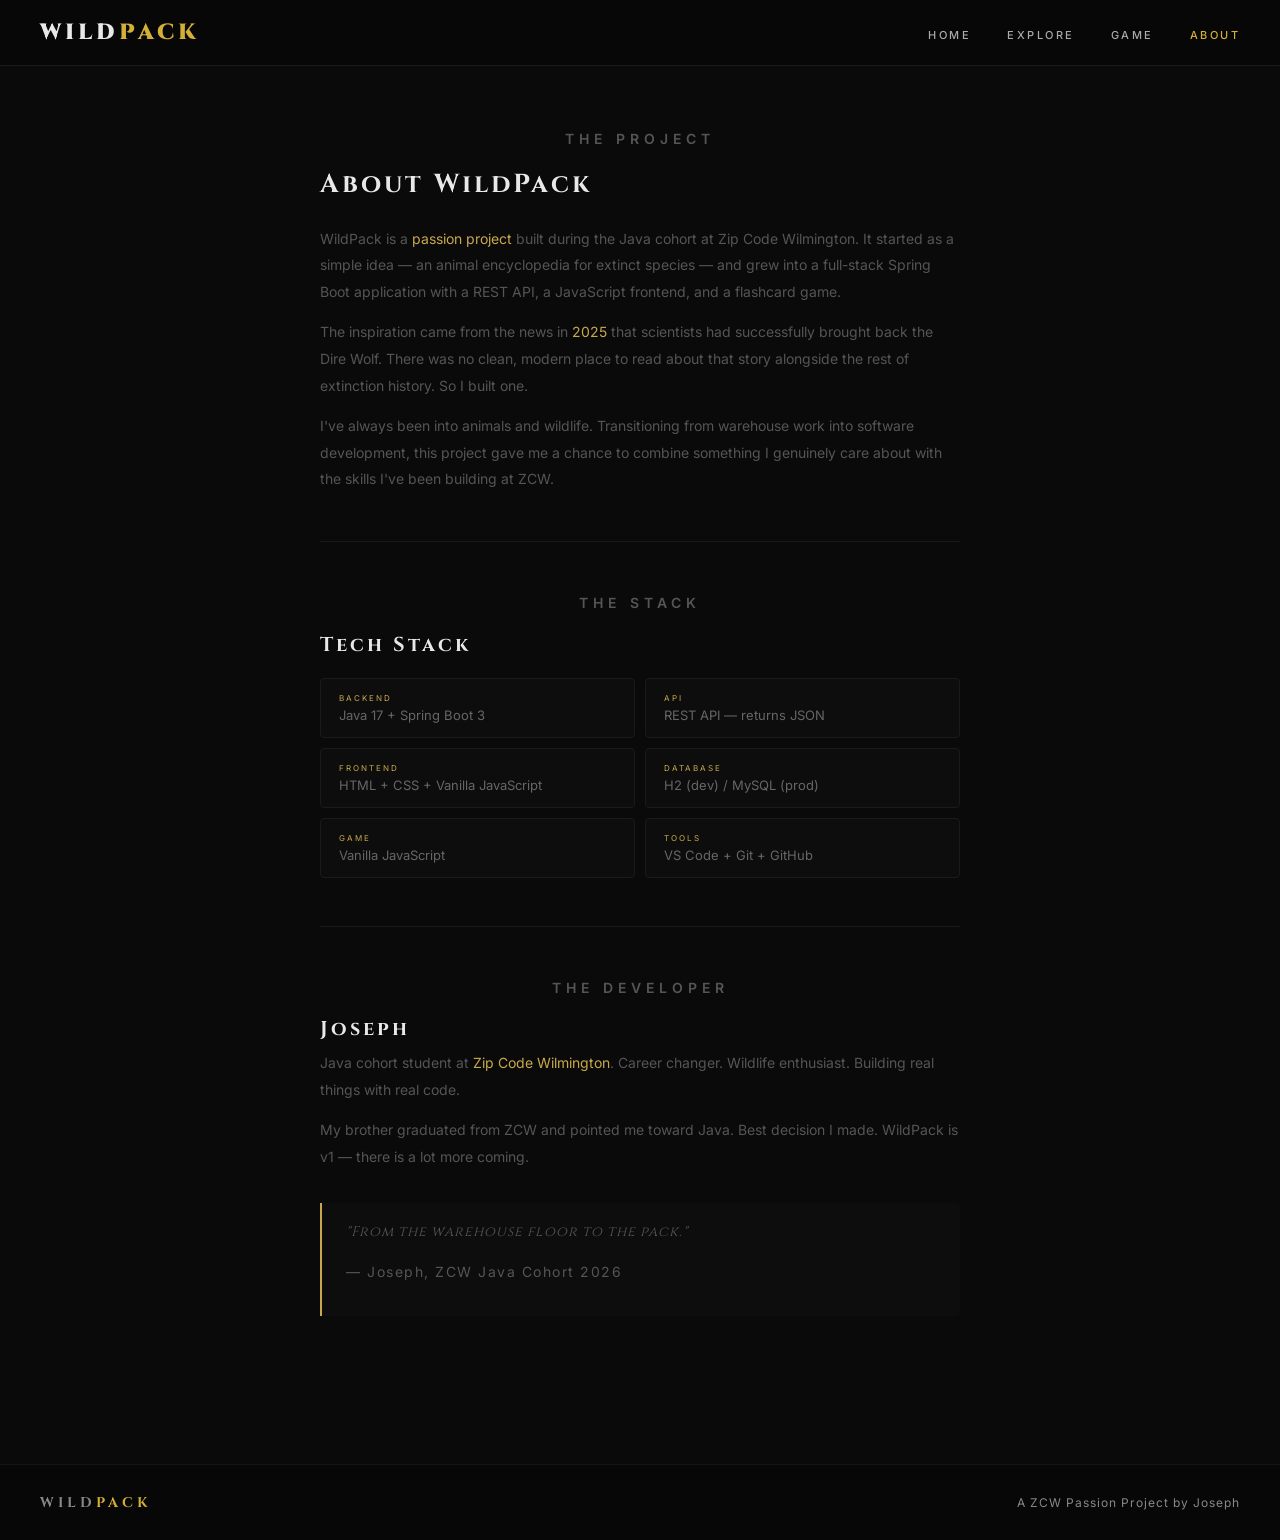
<file: target/classes/static/about.html>
<!DOCTYPE html>
<html lang="en">
<head>
  <meta charset="UTF-8" />
  <meta name="viewport" content="width=device-width, initial-scale=1.0"/>
  <title>WildPack | About</title>
  <link href="https://fonts.googleapis.com/css2?family=Cinzel:wght@400;700;900&family=Inter:wght@300;400;500&display=swap" rel="stylesheet" />
  <link rel="stylesheet" href="style.css" />
  <style>
    .about-container {
      max-width: 720px;
      margin: 0 auto;
      padding: 60px 40px 100px;
    }

    .about-section {
      margin-bottom: 48px;
    }

    .about-section p {
      font-size: 14px;
      color: #555;
      line-height: 1.9;
      margin-bottom: 14px;
    }

    .about-section p span {
      color: #c9a84c;
    }

    .divider {
      height: 1px;
      background: #1a1a1a;
      margin-bottom: 48px;
    }

    .tech-grid {
      display: grid;
      grid-template-columns: 1fr 1fr;
      gap: 10px;
      margin-top: 20px;
    }

    .tech-item {
      background: #0d0d0d;
      border: 1px solid #1a1a1a;
      border-radius: 4px;
      padding: 14px 18px;
      display: flex;
      flex-direction: column;
      gap: 4px;
    }

    .tech-label {
      font-size: 8px;
      letter-spacing: 2px;
      text-transform: uppercase;
      color: #c9a84c;
    }

    .tech-value {
      font-size: 13px;
      color: #666;
    }

    .quote-box {
      border-left: 2px solid #c9a84c;
      padding: 16px 24px;
      background: #0d0d0d;
      border-radius: 0 4px 4px 0;
      margin-top: 32px;
    }

    .quote-text {
      font-family: 'Cinzel', serif;
      font-size: 16px;
      color: #888;
      font-style: italic;
      letter-spacing: 1px;
    }

    .quote-author {
      font-size: 11px;
      color: #333;
      margin-top: 8px;
      letter-spacing: 1.5px;
    }
  </style>
</head>
<body>

  <nav class="navbar">
    <div class="logo">WILD<span>PACK</span></div>
    <ul class="nav-links">
      <li><a href="index.html">Home</a></li>
      <li><a href="animals.html">Explore</a></li>
      <li><a href="game.html">Game</a></li>
      <li><a href="about.html" class="active">About</a></li>
    </ul>
  </nav>

  <div class="about-container">

    <div class="about-section">
      <p class="section-label">The Project</p>
      <h1 class="section-title" style="text-align:left;margin-bottom:24px;">About WildPack</h1>

      <p>
        WildPack is a <span>passion project</span> built during the Java cohort at
        Zip Code Wilmington. It started as a simple idea — an animal encyclopedia
        for extinct species — and grew into a full-stack Spring Boot application
        with a REST API, a JavaScript frontend, and a flashcard game.
      </p>

      <p>
        The inspiration came from the news in <span>2025</span> that scientists
        had successfully brought back the Dire Wolf. There was no clean, modern
        place to read about that story alongside the rest of extinction history.
        So I built one.
      </p>

      <p>
        I've always been into animals and wildlife. Transitioning from warehouse
        work into software development, this project gave me a chance to combine
        something I genuinely care about with the skills I've been building at ZCW.
      </p>
    </div>

    <div class="divider"></div>

    <div class="about-section">
      <p class="section-label">The Stack</p>
      <h2 class="section-title" style="text-align:left;font-size:20px;margin-bottom:8px;">Tech Stack</h2>

      <div class="tech-grid">
        <div class="tech-item">
          <span class="tech-label">Backend</span>
          <span class="tech-value">Java 17 + Spring Boot 3</span>
        </div>
        <div class="tech-item">
          <span class="tech-label">API</span>
          <span class="tech-value">REST API — returns JSON</span>
        </div>
        <div class="tech-item">
          <span class="tech-label">Frontend</span>
          <span class="tech-value">HTML + CSS + Vanilla JavaScript</span>
        </div>
        <div class="tech-item">
          <span class="tech-label">Database</span>
          <span class="tech-value">H2 (dev) / MySQL (prod)</span>
        </div>
        <div class="tech-item">
          <span class="tech-label">Game</span>
          <span class="tech-value">Vanilla JavaScript</span>
        </div>
        <div class="tech-item">
          <span class="tech-label">Tools</span>
          <span class="tech-value">VS Code + Git + GitHub</span>
        </div>
      </div>
    </div>

    <div class="divider"></div>

    <div class="about-section">
      <p class="section-label">The Developer</p>
      <h2 class="section-title" style="text-align:left;font-size:20px;margin-bottom:8px;">Joseph</h2>
      <p>
        Java cohort student at <span>Zip Code Wilmington</span>. Career changer.
        Wildlife enthusiast. Building real things with real code.
      </p>
      <p>
        My brother graduated from ZCW and pointed me toward Java. Best decision I made.
        WildPack is v1 — there is a lot more coming.
      </p>

      <div class="quote-box">
        <p class="quote-text">"From the warehouse floor to the pack."</p>
        <p class="quote-author">— Joseph, ZCW Java Cohort 2026</p>
      </div>
    </div>

  </div>

  <footer class="footer">
    <div class="footer-logo">WILD<span>PACK</span></div>
    <p>A ZCW Passion Project by Joseph</p>
  </footer>

</body>
</html>
</file>
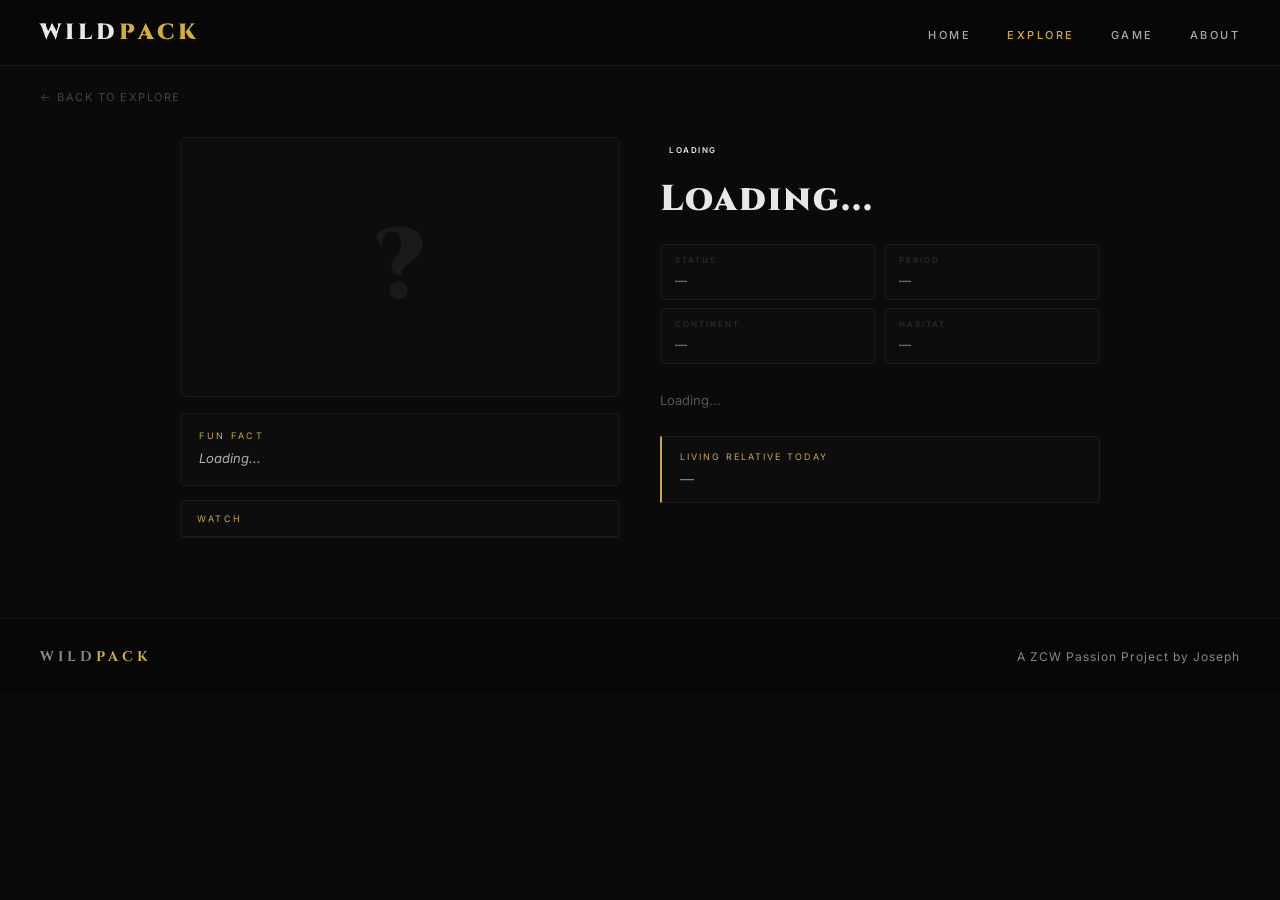
<file: target/classes/static/detail.html>
<!DOCTYPE html>
<html lang="en">
<head>
  <meta charset="UTF-8" />
  <meta name="viewport" content="width=device-width, initial-scale=1.0"/>
  <title>WildPack | Animal Detail</title>
  <link href="https://fonts.googleapis.com/css2?family=Cinzel:wght@400;700;900&family=Inter:wght@300;400;500&display=swap" rel="stylesheet" />
  <link rel="stylesheet" href="style.css" />
  <style>
    .back-link {
      display: inline-block;
      padding: 24px 40px 0;
      font-size: 11px;
      color: #444;
      text-decoration: none;
      letter-spacing: 1.5px;
      text-transform: uppercase;
      transition: color 0.2s;
    }
    .back-link:hover { color: #c9a84c; }

    .detail-container {
      max-width: 1000px;
      margin: 0 auto;
      padding: 32px 40px 80px;
      display: grid;
      grid-template-columns: 1fr 1fr;
      gap: 40px;
    }

    .animal-image {
      width: 100%;
      height: 260px;
      background: #0d0d0d;
      border: 1px solid #1a1a1a;
      border-radius: 6px;
      display: flex;
      align-items: center;
      justify-content: center;
      margin-bottom: 16px;
      overflow: hidden;
    }

    .animal-initial {
      font-family: 'Cinzel', serif;
      font-size: 100px;
      font-weight: 900;
      color: #1a1a1a;
    }

    .fun-fact-box {
      background: #0d0d0d;
      border: 1px solid #1a1a1a;
      border-radius: 4px;
      padding: 16px 18px;
      margin-bottom: 14px;
    }

    .box-label {
      font-size: 9px;
      letter-spacing: 2.5px;
      text-transform: uppercase;
      color: #c9a84c;
      margin-bottom: 8px;
      display: block;
    }

    .box-text {
      font-size: 13px;
      color: #666;
      line-height: 1.7;
      font-style: italic;
    }

    .video-box {
      background: #0d0d0d;
      border: 1px solid #1a1a1a;
      border-radius: 4px;
      overflow: hidden;
    }

    .video-label {
      padding: 12px 16px;
      font-size: 9px;
      letter-spacing: 2.5px;
      text-transform: uppercase;
      color: #c9a84c;
      border-bottom: 1px solid #1a1a1a;
    }

    .video-placeholder {
      height: 160px;
      display: flex;
      align-items: center;
      justify-content: center;
      gap: 10px;
      color: #333;
      font-size: 12px;
    }

    .play-btn {
      width: 36px;
      height: 36px;
      border-radius: 50%;
      border: 1px solid #c9a84c;
      display: flex;
      align-items: center;
      justify-content: center;
    }

    .play-triangle {
      width: 0;
      height: 0;
      border-top: 7px solid transparent;
      border-bottom: 7px solid transparent;
      border-left: 12px solid #c9a84c;
      margin-left: 3px;
    }

    .animal-name {
      font-family: 'Cinzel', serif;
      font-size: 36px;
      font-weight: 900;
      color: #e8e8e8;
      margin-bottom: 6px;
      letter-spacing: 2px;
      line-height: 1.1;
    }

    .animal-sci {
      font-size: 14px;
      color: #444;
      font-style: italic;
      margin-bottom: 24px;
    }

    .stats-grid {
      display: grid;
      grid-template-columns: 1fr 1fr;
      gap: 8px;
      margin-bottom: 24px;
    }

    .stat-box {
      background: #0d0d0d;
      border: 1px solid #1a1a1a;
      border-radius: 4px;
      padding: 10px 14px;
    }

    .stat-box-label {
      font-size: 8px;
      letter-spacing: 2px;
      text-transform: uppercase;
      color: #333;
      margin-bottom: 4px;
      display: block;
    }

    .stat-box-value {
      font-size: 12px;
      color: #888;
    }

    .description {
      font-size: 13px;
      color: #555;
      line-height: 1.9;
      margin-bottom: 24px;
    }

    .relative-box {
      background: #0d0d0d;
      border: 1px solid #1e1e1e;
      border-left: 2px solid #c9a84c;
      border-radius: 0 4px 4px 0;
      padding: 14px 18px;
    }

    .relative-label {
      font-size: 9px;
      letter-spacing: 2px;
      text-transform: uppercase;
      color: #c9a84c;
      margin-bottom: 6px;
      display: block;
    }

    .relative-value {
      font-size: 14px;
      color: #888;
    }
  </style>
</head>
<body>

  <nav class="navbar">
    <div class="logo">WILD<span>PACK</span></div>
    <ul class="nav-links">
      <li><a href="index.html">Home</a></li>
      <li><a href="animals.html" class="active">Explore</a></li>
      <li><a href="game.html">Game</a></li>
      <li><a href="about.html">About</a></li>
    </ul>
  </nav>

  <a class="back-link" href="animals.html">&#8592; Back to Explore</a>

  <div class="detail-container">

    <div class="detail-left">
      <div class="animal-image" id="animalImageBox">
        <div class="animal-initial" id="animalInitial">?</div>
      </div>

      <div class="fun-fact-box">
        <span class="box-label">Fun Fact</span>
        <p class="box-text" id="funFact">Loading...</p>
      </div>

      <div class="video-box">
        <div class="video-label">Watch</div>
        <div id="videoContainer"></div>
      </div>
    </div>

    <div class="detail-right">
      <div style="margin-bottom:12px;">
        <span class="badge" id="statusBadge">Loading</span>
      </div>

      <h1 class="animal-name" id="animalName">Loading...</h1>
      <p class="animal-sci" id="animalSci"></p>

      <div class="stats-grid">
        <div class="stat-box">
          <span class="stat-box-label">Status</span>
          <span class="stat-box-value" id="statStatus">—</span>
        </div>
        <div class="stat-box">
          <span class="stat-box-label">Period</span>
          <span class="stat-box-value" id="statPeriod">—</span>
        </div>
        <div class="stat-box">
          <span class="stat-box-label">Continent</span>
          <span class="stat-box-value" id="statContinent">—</span>
        </div>
        <div class="stat-box">
          <span class="stat-box-label">Habitat</span>
          <span class="stat-box-value" id="statHabitat">—</span>
        </div>
      </div>

      <p class="description" id="description">Loading...</p>

      <div class="relative-box">
        <span class="relative-label">Living Relative Today</span>
        <span class="relative-value" id="livingRelative">—</span>
      </div>
    </div>

  </div>

  <footer class="footer">
    <div class="footer-logo">WILD<span>PACK</span></div>
    <p>A ZCW Passion Project by Joseph</p>
  </footer>

  <script>
    const params = new URLSearchParams(window.location.search);
    const id = params.get('id');

    if (id) {
      fetch(`/api/animals/${id}`)
        .then(res => res.json())
        .then(animal => {
          document.title = `WildPack | ${animal.name}`;

          // image
          if (animal.imageUrl) {
            const img = document.createElement('img');
            img.src = animal.imageUrl;
            img.alt = animal.name;
            img.style.cssText = 'width:100%;height:100%;object-fit:cover;';
            document.getElementById('animalInitial').replaceWith(img);
          } else {
            document.getElementById('animalInitial').textContent = animal.name.charAt(0);
          }

          // text fields
          document.getElementById('animalName').textContent = animal.name;
          document.getElementById('animalSci').textContent = animal.scientificName;
          document.getElementById('funFact').textContent = animal.funFact;
          document.getElementById('description').textContent = animal.description;
          document.getElementById('livingRelative').textContent = animal.livingRelative;
          document.getElementById('statStatus').textContent = animal.status.replace('_', '-');
          document.getElementById('statPeriod').textContent = animal.period;
          document.getElementById('statContinent').textContent = animal.continent;
          document.getElementById('statHabitat').textContent = animal.habitat;

          // badge
          const badge = document.getElementById('statusBadge');
          badge.textContent = animal.status.replace('_', '-');
          badge.className = `badge badge-${animal.status.toLowerCase()}`;

          // videos
          const videoContainer = document.getElementById('videoContainer');
          let videoHTML = '';

          if (animal.youtubeId) {
            videoHTML += `
              <iframe
                width="100%"
                height="200"
                src="https://www.youtube.com/embed/${animal.youtubeId}"
                frameborder="0"
                allow="accelerometer; autoplay; clipboard-write; encrypted-media; gyroscope; picture-in-picture"
                allowfullscreen
                style="display:block;margin-bottom:8px;">
              </iframe>
            `;
          }

          if (animal.youtubeId2) {
            videoHTML += `
              <iframe
                width="100%"
                height="200"
                src="https://www.youtube.com/embed/${animal.youtubeId2}"
                frameborder="0"
                allow="accelerometer; autoplay; clipboard-write; encrypted-media; gyroscope; picture-in-picture"
                allowfullscreen
                style="display:block;">
              </iframe>
            `;
          }

          if (!videoHTML) {
            videoHTML = `
              <div class="video-placeholder">
                <div class="play-btn">
                  <div class="play-triangle"></div>
                </div>
                <span>Documentary video coming soon</span>
              </div>
            `;
          }

          videoContainer.innerHTML = videoHTML;
        });
    }
  </script>

</body>
</html>
</file>
<file: target/classes/static/style.css>
* { margin: 0; padding: 0; box-sizing: border-box; }

body {
  background: #0a0a0a;
  color: #e8e8e8;
  font-family: 'Inter', Arial, sans-serif;
}

/* NAV */
.navbar {
  display: flex;
  justify-content: space-between;
  align-items: center;
  padding: 18px 40px;
  background: #070707;
  border-bottom: 1px solid #1a1a1a;
  position: sticky;
  top: 0;
  z-index: 100;
}

.logo {
  font-family: 'Cinzel', serif;
  font-size: 22px;
  font-weight: 900;
  letter-spacing: 4px;
  color: #e8e8e8;
}

.logo span { color: #d4af37; }

.nav-links {
  display: flex;
  gap: 36px;
  list-style: none;
}

.nav-links a {
  color: #aaaaaa;
  text-decoration: none;
  font-size: 11px;
  letter-spacing: 2.5px;
  text-transform: uppercase;
  font-weight: 500;
  transition: color 0.2s;
}

.nav-links a:hover, .nav-links a.active { color: #d4af37; }

/* HERO */
.hero {
  position: relative;
  min-height: 560px;
  display: flex;
  flex-direction: column;
  justify-content: center;
  align-items: center;
  text-align: center;
  overflow: hidden;
  padding: 80px 20px 0;
  background: #0a0a0a;
}

.wolf-bg {
  position: absolute;
  inset: 0;
  display: flex;
  align-items: center;
  justify-content: center;
  overflow: hidden;
}

.wolf-svg {
  width: 520px;
  height: 520px;
  opacity: 0.12;
  filter: blur(1px);
}

.hero-content {
  position: relative;
  z-index: 2;
  max-width: 700px;
}

.hero-sub {
  font-size: 10px;
  letter-spacing: 5px;
  text-transform: uppercase;
  color: #d4af37;
  margin-bottom: 16px;
  font-weight: 500;
}

.hero-title {
  font-family: 'Cinzel', serif;
  font-size: 80px;
  font-weight: 900;
  letter-spacing: 12px;
  color: #ffffff;
  margin-bottom: 20px;
  text-shadow:
    0 0 80px rgba(212,175,55,0.35),
    0 0 30px rgba(212,175,55,0.2),
    0 2px 0 #000;
  line-height: 1;
}

.hero-title span {
  color: #d4af37;
  text-shadow:
    0 0 80px rgba(212,175,55,0.5),
    0 0 30px rgba(212,175,55,0.3),
    0 2px 0 #000;
}

.hero-desc {
  font-size: 16px;
  color: #b8b8b8;
  max-width: 480px;
  line-height: 1.8;
  margin: 0 auto 36px;
  font-weight: 300;
}

.hero-buttons {
  display: flex;
  gap: 14px;
  justify-content: center;
}

.btn-gold {
  background: transparent;
  border: 1px solid #d4af37;
  color: #d4af37;
  padding: 13px 32px;
  font-size: 10px;
  letter-spacing: 3px;
  text-transform: uppercase;
  text-decoration: none;
  border-radius: 1px;
  transition: all 0.25s;
  font-weight: 600;
  cursor: pointer;
}

.btn-gold:hover {
  background: #d4af37;
  color: #0a0a0a;
  box-shadow: 0 0 20px rgba(212,175,55,0.4);
  transform: translateY(-1px);
}

.btn-ghost {
  background: transparent;
  border: 1px solid #222;
  color: #aaaaaa;
  padding: 13px 32px;
  font-size: 10px;
  letter-spacing: 3px;
  text-transform: uppercase;
  text-decoration: none;
  border-radius: 1px;
  transition: all 0.25s;
}

.btn-ghost:hover { border-color: #d4af3755; color: #d4af37; }

.fun-fact-bar {
  position: relative;
  z-index: 2;
  margin-top: 48px;
  background: #0d0d0d;
  border: 1px solid #1a1a1a;
  border-radius: 2px;
  padding: 12px 24px;
  display: flex;
  align-items: center;
  gap: 16px;
  max-width: 680px;
  width: 90%;
}

.fun-fact-label {
  font-size: 9px;
  letter-spacing: 3px;
  color: #d4af37;
  white-space: nowrap;
  border-right: 1px solid #1e1e1e;
  padding-right: 16px;
  font-weight: 500;
}

#funFact {
  font-size: 13px;
  color: #b0b0b0;
  line-height: 1.5;
  font-style: italic;
}

/* FEATURED */
.featured { padding: 80px 40px; }

.section-label {
  text-align: center;
  font-size: 10px;
  letter-spacing: 5px;
  text-transform: uppercase;
  color: #d4af37;
  margin-bottom: 12px;
  font-weight: 600;
}

.section-title {
  font-family: 'Cinzel', serif;
  text-align: center;
  font-size: 26px;
  font-weight: 700;
  letter-spacing: 3px;
  color: #e8e8e8;
  margin-bottom: 40px;
}

.cards-grid {
  display: grid;
  grid-template-columns: repeat(3, 1fr);
  gap: 18px;
  max-width: 960px;
  margin: 0 auto;
}

.card {
  background: #0f0f0f;
  border: 1px solid #1a1a1a;
  border-radius: 4px;
  overflow: hidden;
  cursor: pointer;
  transition: border-color 0.25s, transform 0.25s, box-shadow 0.25s;
}

.card:hover {
  border-color: #d4af37;
  transform: translateY(-6px);
  box-shadow: 0 8px 30px rgba(212,175,55,0.15);
}

.card-img {
  height: 130px;
  background: #0a0a0a;
  display: flex;
  align-items: center;
  justify-content: center;
  border-bottom: 1px solid #1a1a1a;
}

.card-placeholder {
  font-family: 'Cinzel', serif;
  font-size: 56px;
  font-weight: 900;
  color: #1a1a1a;
  letter-spacing: 4px;
}

.card-body { padding: 16px 18px; }

.badge {
  display: inline-block;
  padding: 3px 9px;
  border-radius: 1px;
  font-size: 8px;
  letter-spacing: 1.5px;
  text-transform: uppercase;
  margin-bottom: 10px;
  font-weight: 600;
}

.badge-extinct { background: #2a1f00; color: #ffd700; border: 1px solid #d4af3755; }
.badge-de_extinct { background: #1f1800; color: #b8860b; border: 1px solid #b8860b55; }
.badge-living { background: #0d0d0d; color: #aaaaaa; }

.card-name {
  font-family: 'Cinzel', serif;
  font-size: 15px;
  font-weight: 700;
  color: #e8e8e8;
  margin-bottom: 5px;
  letter-spacing: 1px;
}

.card-sci {
  font-size: 12px;
  color: #999999;
  font-style: italic;
}

/* FOOTER */
.footer {
  background: #070707;
  border-top: 1px solid #141414;
  padding: 28px 40px;
  display: flex;
  justify-content: space-between;
  align-items: center;
}

.footer-logo {
  font-family: 'Cinzel', serif;
  font-size: 14px;
  font-weight: 700;
  letter-spacing: 4px;
  color: #888888;
}

.footer-logo span { color: #d4af37; }
.footer p { font-size: 12px; color: #888888; letter-spacing: 1px; }
</file>
